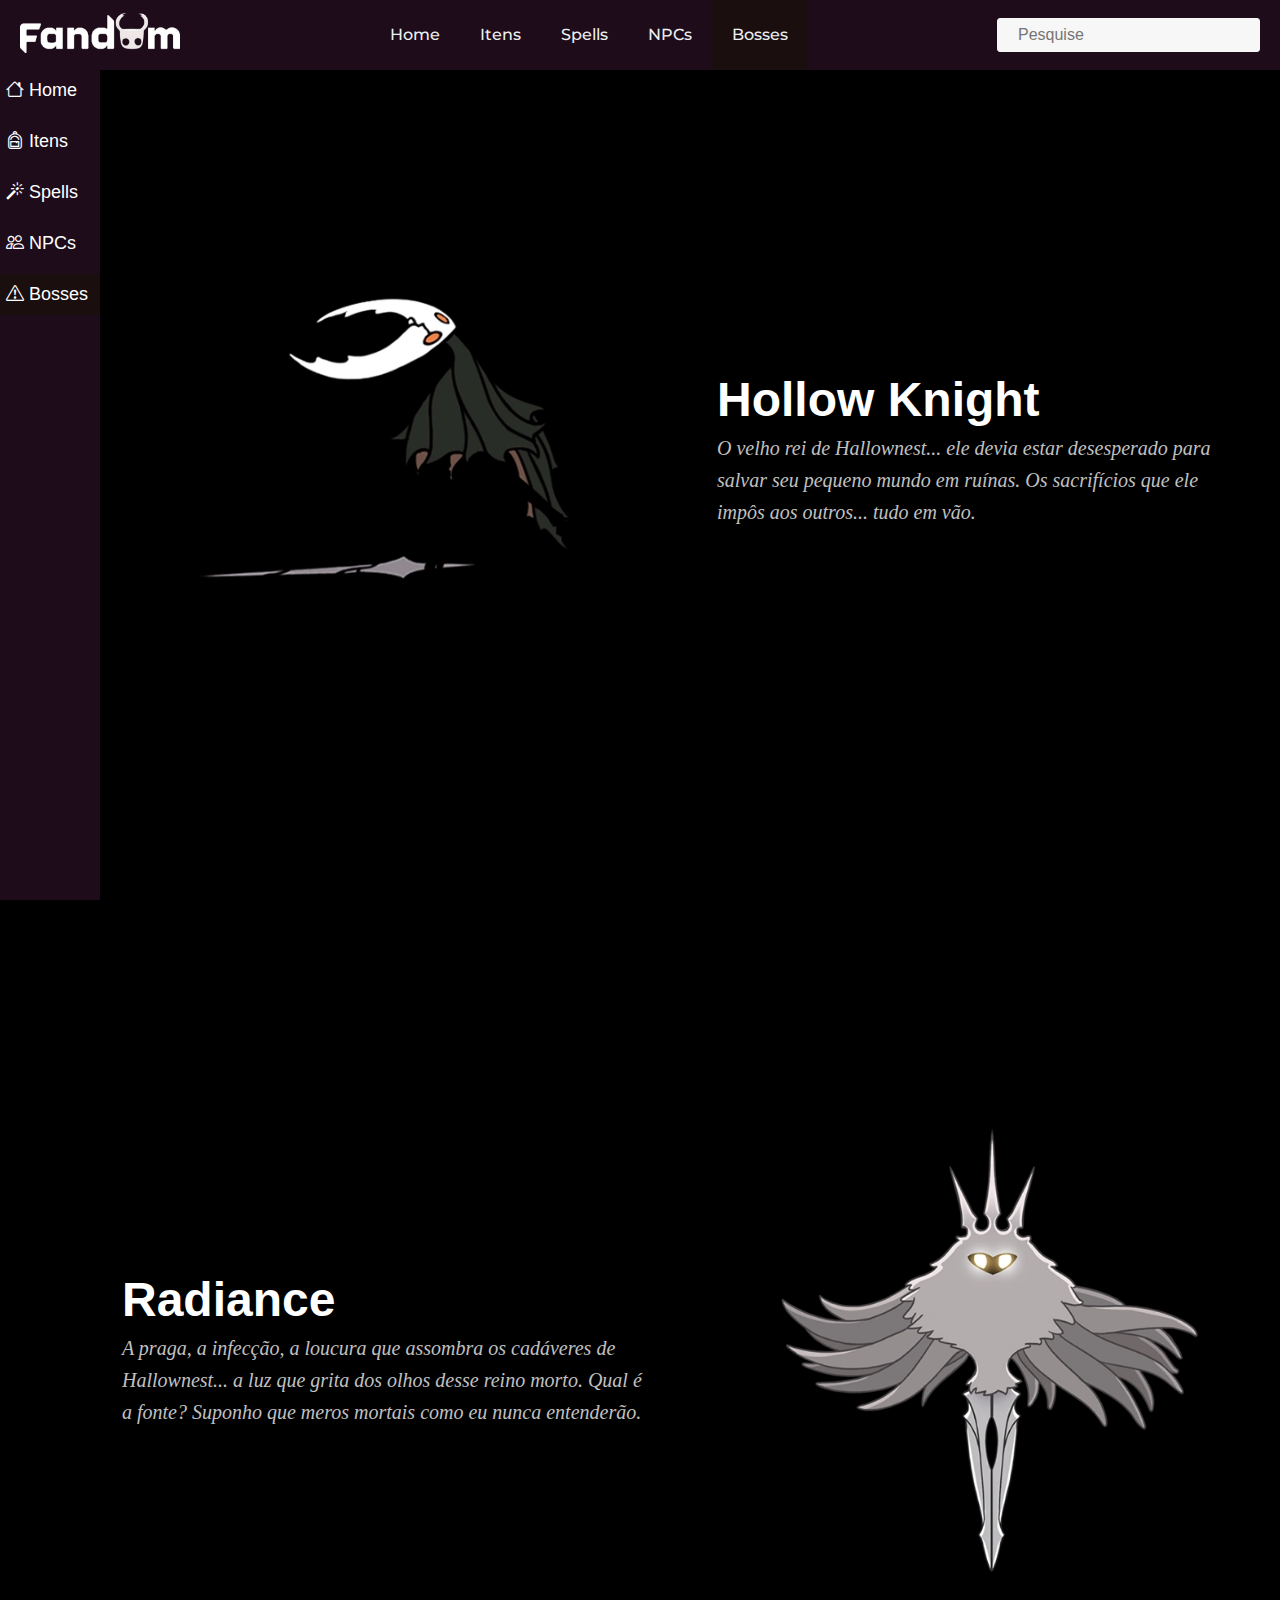
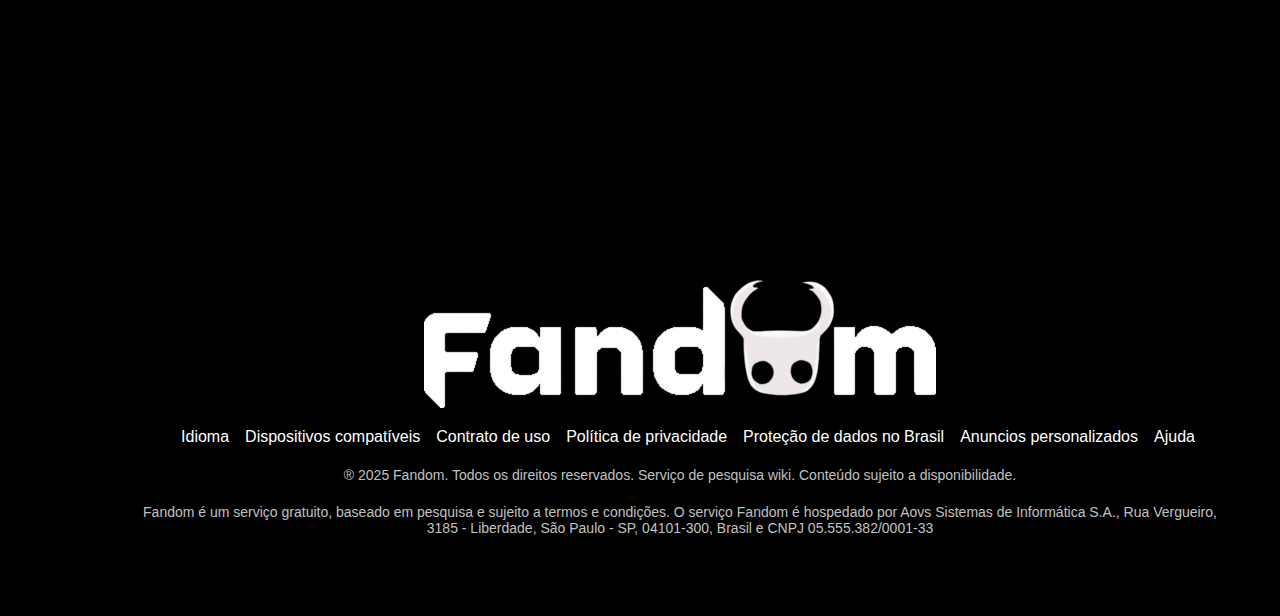
<file: bosses.html>
<!DOCTYPE html>
<html lang="pt-br">
  <head>
    <meta charset="UTF-8" />
    <meta name="viewport" content="width=device-width, initial-scale=1.0" />
    <title>Fandom</title>
    <meta name="author" content="Cauã Santos" />
    <meta name="description" content="Aula 02" />
    <link rel="stylesheet" href="styles/styles.css" />
    <link rel="icon" href="images/logohollow.png" />
  </head>
  <body>
    <div id="container">
      <div class="header_container">
        <header>
          <div class="logo_container">
            <a href="index.html">
              <img class="logo" src="images/fandomheader.png" alt="Fandom" />
            </a>
          </div>
          <div class="nav_container">
            <nav>
              <ul class="nav__list">
                <li><a href="index.html">Home</a></li>
                <li><a href="itens.html">Itens</a></li>
                <li><a href="spells.html">Spells</a></li>
                <li><a href="npcs.html">NPCs</a></li>
                <li><a class="active" href="bosses.html">Bosses</a></li>
              </ul>
            </nav>
          </div>
          <div class="pesquisa_container">
            <input
              type="text"
              class="pesquisa"
              placeholder="Pesquise"
              value=""
            />
          </div>
        </header>
      </div>
      <div class="content">
        <!-- Barra de navegação lateral -->
        <div class="sidebar">
          <nav>
            <ul class="sidebar__list">
              <li>
                <a href="index.html"><i class="bi bi-house"></i> Home</a>
              </li>
              <li>
                <a href="itens.html"><i class="bi bi-backpack"></i> Itens</a>
              </li>
              <li>
                <a href="spells.html"><i class="bi bi-magic"></i> Spells</a>
              </li>
              <li>
                <a href="npcs.html"><i class="bi bi-people"></i> NPCs</a>
              </li>
              <li>
                <a class="active" href="bosses.html"
                  ><i class="bi bi-exclamation-triangle"></i> Bosses</a
                >
              </li>
            </ul>
          </nav>
        </div>
        <main class="main-content">
          <section class="section secondary">
            <img
              src="images/hollow_knight.png"
              alt="Hollow Knight"
              class="section__imagem"
            />
            <div class="section__div">
              <h2 class="titulo__section">Hollow Knight</h2>
              <p class="para__boss">
                O velho rei de Hallownest... ele devia estar desesperado para
                salvar seu pequeno mundo em ruínas. Os sacrifícios que ele impôs
                aos outros... tudo em vão.
              </p>
            </div>
          </section>

          <section class="section secondary">
            <div class="section__div">
              <h2 class="titulo__section">Radiance</h2>
              <p class="para__boss">
                A praga, a infecção, a loucura que assombra os cadáveres de
                Hallownest... a luz que grita dos olhos desse reino morto. Qual
                é a fonte? Suponho que meros mortais como eu nunca entenderão.
              </p>
            </div>
            <img
              src="images/radiance.png"
              alt="Radiance"
              class="section__imagem"
            />
          </section>
        </main>
      </div>
      <footer class="rodape">
        <img src="images/fandomheader.png" alt="Fandom" class="rodape__logo" />
        <ul class="rodape__list">
          <li class="list__link">
            <a href="#">Idioma</a>
          </li>
          <li class="list__link">
            <a href="#">Dispositivos compatíveis</a>
          </li>
          <li class="list__link">
            <a href="#">Contrato de uso</a>
          </li>
          <li class="list__link">
            <a href="#">Política de privacidade</a>
          </li>
          <li class="list__link">
            <a href="#">Proteção de dados no Brasil</a>
          </li>
          <li class="list__link">
            <a href="#">Anuncios personalizados</a>
          </li>
          <li class="list__link">
            <a href="#">Ajuda</a>
          </li>
        </ul>
        <p class="rodape__text">
          ® 2025 Fandom. Todos os direitos reservados. Serviço de pesquisa wiki.
          Conteúdo sujeito a disponibilidade.
        </p>
        <p class="rodape__text">
          Fandom é um serviço gratuito, baseado em pesquisa e sujeito a termos e
          condições. O serviço Fandom é hospedado por Aovs Sistemas de
          Informática S.A., Rua Vergueiro, 3185 - Liberdade, São Paulo - SP,
          04101-300, Brasil e CNPJ 05.555.382/0001-33
        </p>
      </footer>
    </div>
  </body>
</html>
</file>
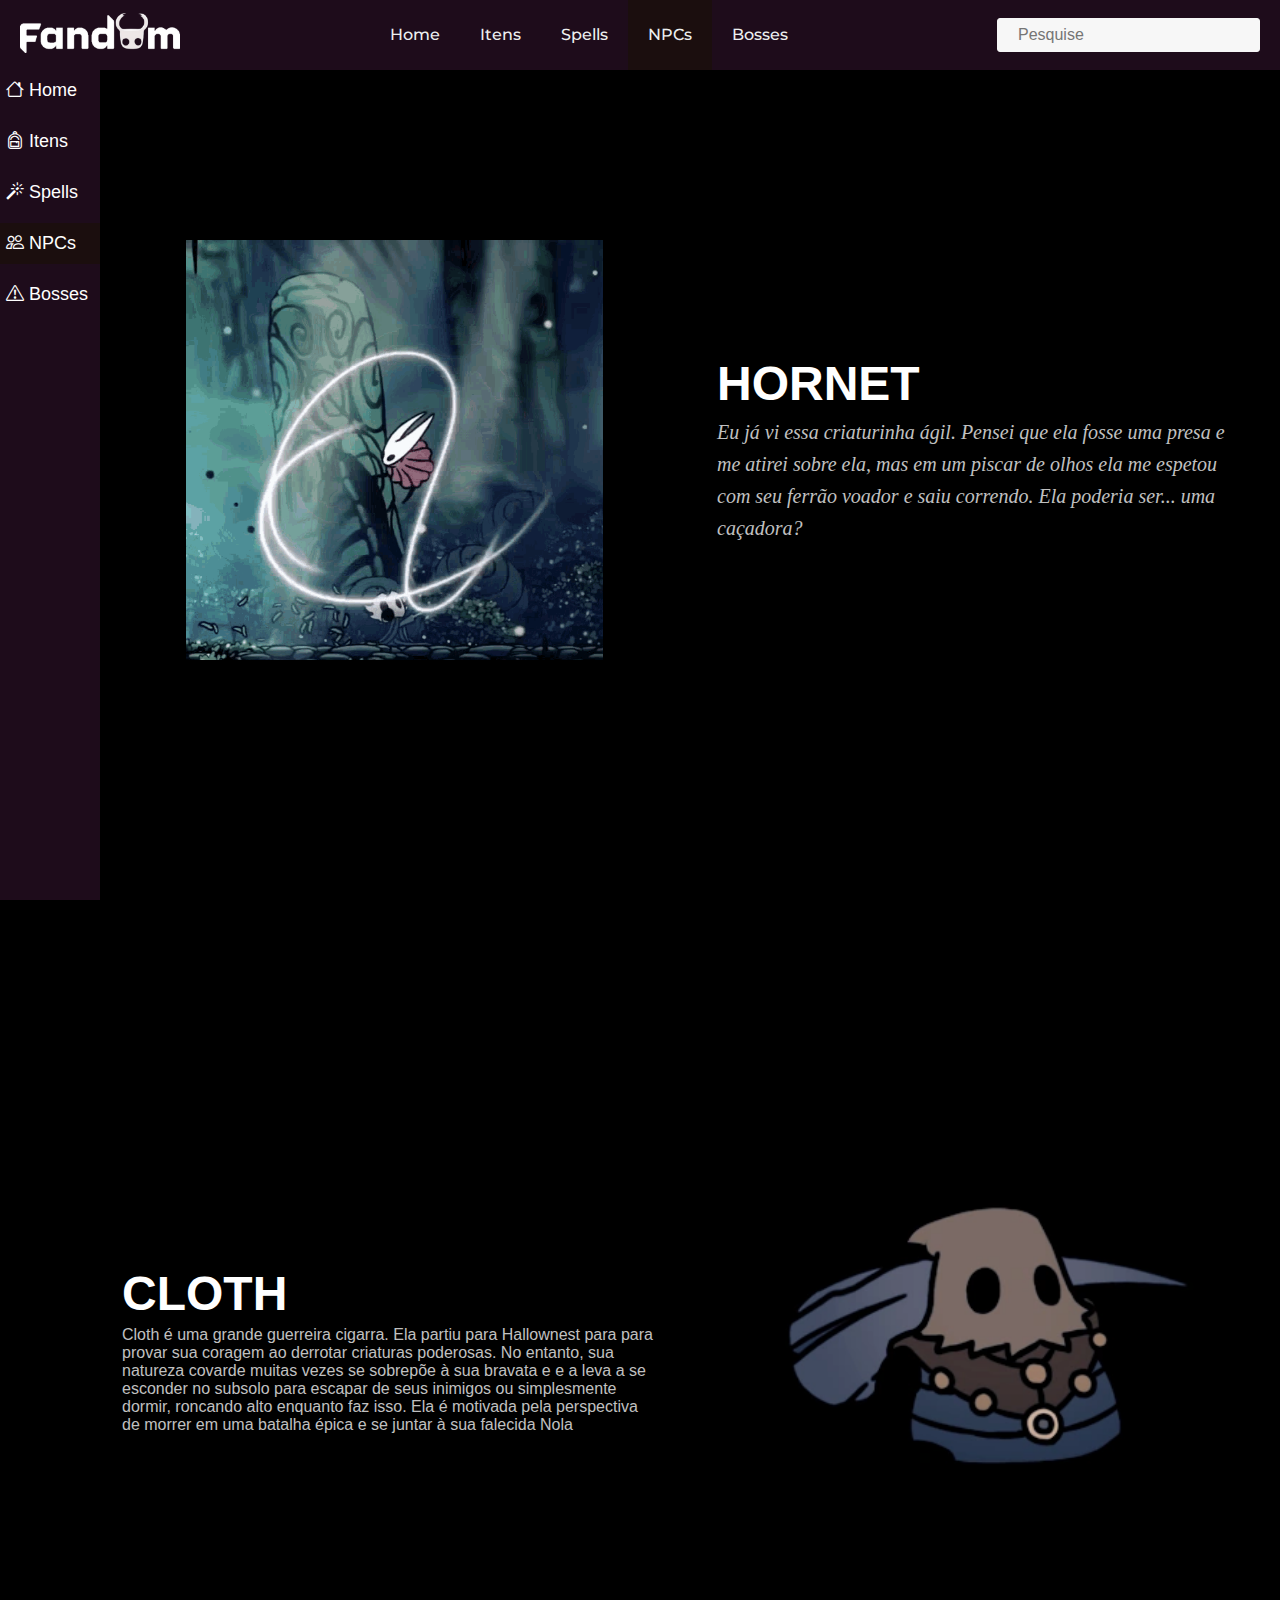
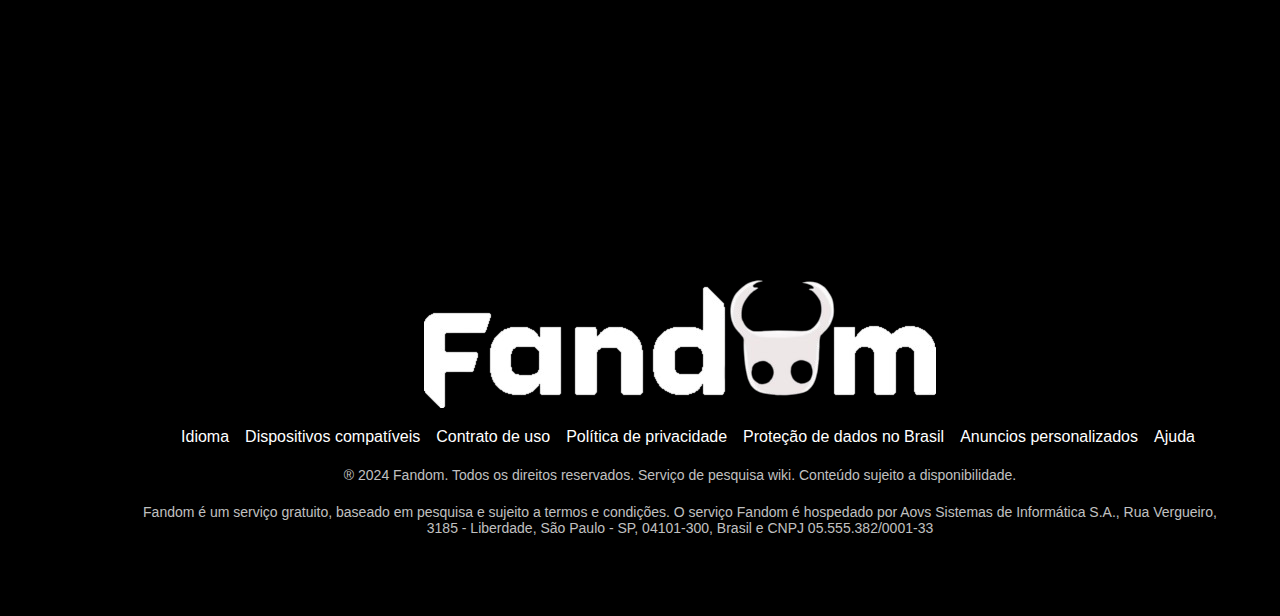
<file: npcs.html>
<!DOCTYPE html>
<html lang="pt-br">
  <head>
    <meta charset="UTF-8" />
    <meta name="viewport" content="width=device-width, initial-scale=1.0" />
    <title>Fandom</title>
    <meta name="author" content="Cauã Santos" />
    <meta name="description" content="Aula 02" />
    <link rel="stylesheet" href="styles/styles.css" />
    <link rel="icon" href="images/logohollow.png" />
  </head>
  <body>
    <div id="container">
      <div class="header_container">
        <header>
          <div class="logo_container">
            <a href="index.html">
              <img class="logo" src="images/fandomheader.png" alt="Fandom" />
            </a>
          </div>
          <div class="nav_container">
            <nav>
              <ul class="nav__list">
                <li><a href="index.html">Home</a></li>
                <li><a href="itens.html">Itens</a></li>
                <li><a href="spells.html">Spells</a></li>
                <li><a class="active" href="npcs.html">NPCs</a></li>
                <li><a href="bosses.html">Bosses</a></li>
              </ul>
            </nav>
          </div>
          <div class="pesquisa_container">
            <input
              type="text"
              class="pesquisa"
              placeholder="Pesquise"
              value=""
            />
          </div>
        </header>
      </div>
      <div class="content">
        <!-- Barra de navegação lateral -->
        <div class="sidebar">
          <nav>
            <ul class="sidebar__list">
              <li>
                <a href="index.html"><i class="bi bi-house"></i> Home</a>
              </li>
              <li>
                <a href="itens.html"><i class="bi bi-backpack"></i> Itens</a>
              </li>
              <li>
                <a href="spells.html"><i class="bi bi-magic"></i> Spells</a>
              </li>
              <li>
                <a class="active" href="npcs.html"
                  ><i class="bi bi-people"></i> NPCs</a
                >
              </li>
              <li>
                <a href="bosses.html"
                  ><i class="bi bi-exclamation-triangle"></i> Bosses</a
                >
              </li>
            </ul>
          </nav>
        </div>
        <main class="main-content">
          <section class="section secondary">
            <img src="images/hornet.gif" alt="Hornet" class="section__imagem" />
            <div class="section__div">
              <h2 class="titulo__section">HORNET</h2>
              <p class="para__boss">
                Eu já vi essa criaturinha ágil. Pensei que ela fosse uma presa e
                me atirei sobre ela, mas em um piscar de olhos ela me espetou
                com seu ferrão voador e saiu correndo. Ela poderia ser... uma
                caçadora?
              </p>
            </div>
          </section>

          <section class="section secondary">
            <div class="section__div">
              <h2 class="titulo__section">CLOTH</h2>
              <p class="para__section">
                Cloth é uma grande guerreira cigarra. Ela partiu para Hallownest
                para para provar sua coragem ao derrotar criaturas poderosas. No
                entanto, sua natureza covarde muitas vezes se sobrepõe à sua
                bravata e e a leva a se esconder no subsolo para escapar de seus
                inimigos ou simplesmente dormir, roncando alto enquanto faz
                isso. Ela é motivada pela perspectiva de morrer em uma batalha
                épica e se juntar à sua falecida Nola
              </p>
            </div>
            <img src="images/cloth.png" alt="Cloth" class="section__imagem" />
          </section>
        </main>
      </div>
      <footer class="rodape">
        <img src="images/fandomheader.png" alt="Fandom" class="rodape__logo" />
        <ul class="rodape__list">
          <li class="list__link">
            <a href="#">Idioma</a>
          </li>
          <li class="list__link">
            <a href="#">Dispositivos compatíveis</a>
          </li>
          <li class="list__link">
            <a href="#">Contrato de uso</a>
          </li>
          <li class="list__link">
            <a href="#">Política de privacidade</a>
          </li>
          <li class="list__link">
            <a href="#">Proteção de dados no Brasil</a>
          </li>
          <li class="list__link">
            <a href="#">Anuncios personalizados</a>
          </li>
          <li class="list__link">
            <a href="#">Ajuda</a>
          </li>
        </ul>
        <p class="rodape__text">
          ® 2024 Fandom. Todos os direitos reservados. Serviço de pesquisa wiki.
          Conteúdo sujeito a disponibilidade.
        </p>
        <p class="rodape__text">
          Fandom é um serviço gratuito, baseado em pesquisa e sujeito a termos e
          condições. O serviço Fandom é hospedado por Aovs Sistemas de
          Informática S.A., Rua Vergueiro, 3185 - Liberdade, São Paulo - SP,
          04101-300, Brasil e CNPJ 05.555.382/0001-33
        </p>
      </footer>
    </div>
  </body>
</html>
</file>
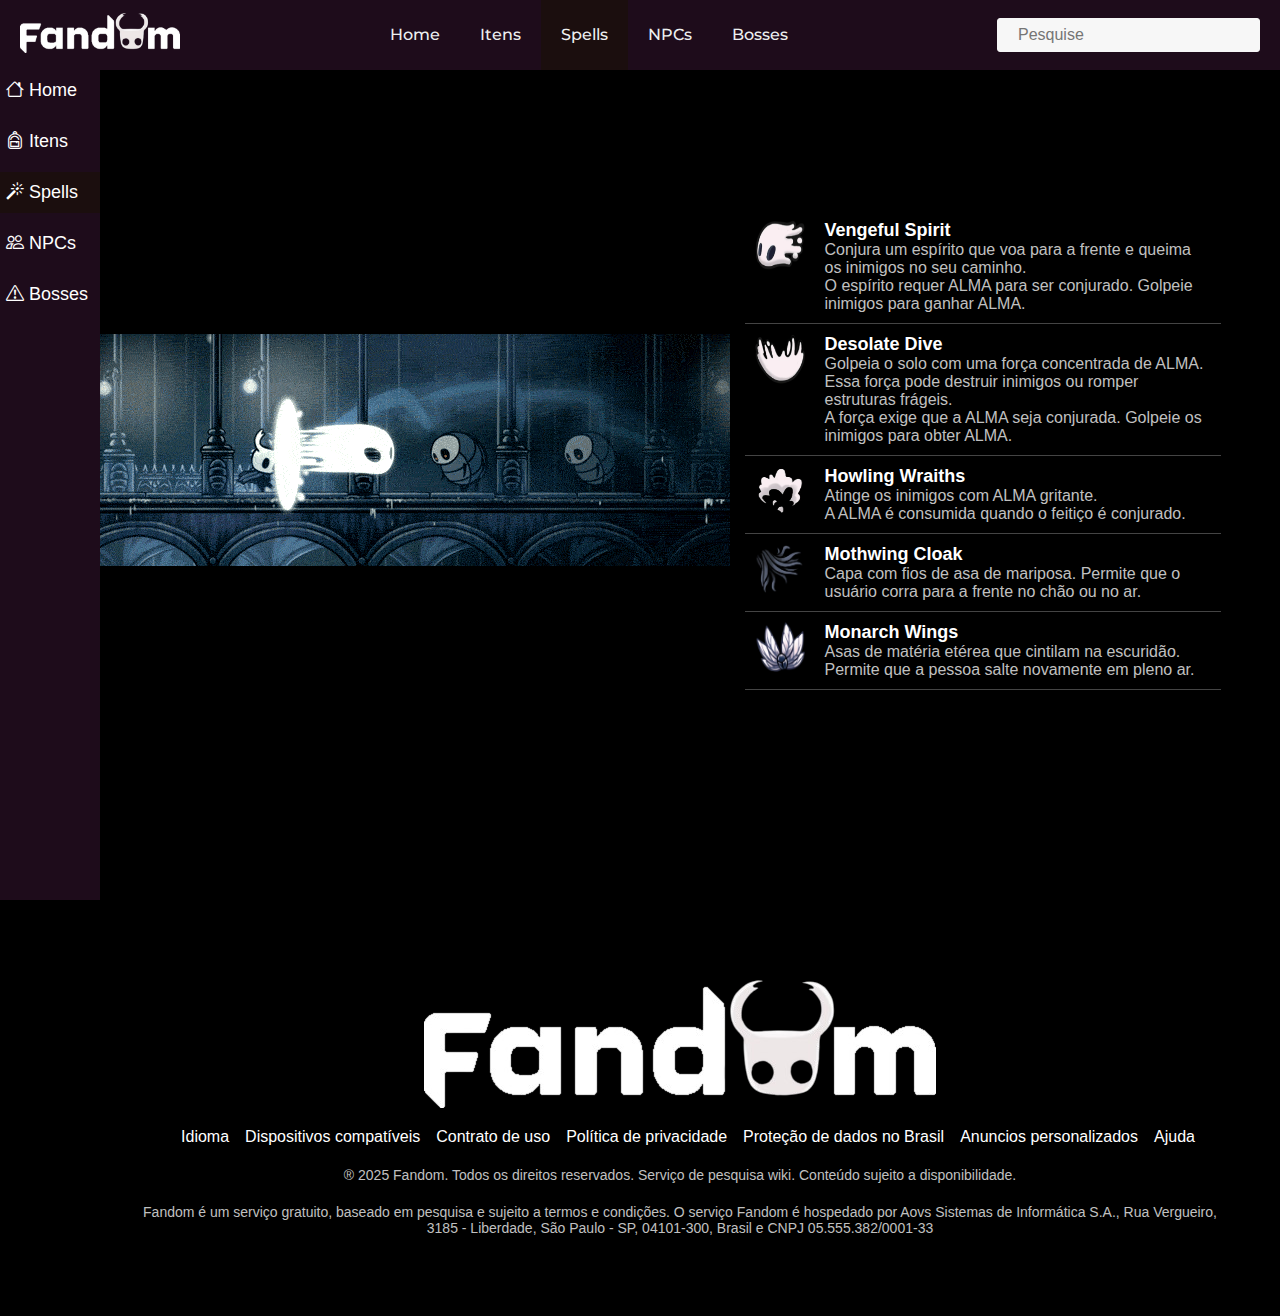
<file: spells.html>
<!DOCTYPE html>
<html lang="pt-br">
  <head>
    <meta charset="UTF-8" />
    <meta name="viewport" content="width=device-width, initial-scale=1.0" />
    <title>Fandom</title>
    <meta name="author" content="Cauã Santos" />
    <meta name="description" content="Aula 02" />
    <link rel="stylesheet" href="styles/styles.css" />
    <link rel="icon" href="images/logohollow.png" />
  </head>
  <body>
    <div id="container">
      <div class="header_container">
        <header>
          <div class="logo_container">
            <a href="index.html">
              <img class="logo" src="images/fandomheader.png" alt="Fandom" />
            </a>
          </div>
          <div class="nav_container">
            <nav>
              <ul class="nav__list">
                <li><a href="index.html">Home</a></li>
                <li><a href="itens.html">Itens</a></li>
                <li><a class="active" href="spells.html">Spells</a></li>
                <li><a href="npcs.html">NPCs</a></li>
                <li><a href="bosses.html">Bosses</a></li>
              </ul>
            </nav>
          </div>
          <div class="pesquisa_container">
            <input
              type="text"
              class="pesquisa"
              placeholder="Pesquise"
              value=""
            />
          </div>
        </header>
      </div>
      <div class="content">
        <!-- Barra de navegação lateral -->
        <div class="sidebar">
          <nav>
            <ul class="sidebar__list">
              <li>
                <a href="index.html"><i class="bi bi-house"></i> Home</a>
              </li>
              <li>
                <a href="itens.html"><i class="bi bi-backpack"></i> Itens</a>
              </li>
              <li>
                <a class="active" href="spells.html"
                  ><i class="bi bi-magic"></i> Spells</a
                >
              </li>
              <li>
                <a href="npcs.html"><i class="bi bi-people"></i> NPCs</a>
              </li>
              <li>
                <a href="bosses.html"
                  ><i class="bi bi-exclamation-triangle"></i> Bosses</a
                >
              </li>
            </ul>
          </nav>
        </div>
        <main class="main-content">
          <section class="section secondary">
            <table class="item-table">
              <tr>
                <td>
                  <img src="images/spiriticon.png" alt="Vengeful Spirit" />
                </td>
                <td>
                  <strong>Vengeful Spirit</strong><br />
                  Conjura um espírito que voa para a frente e queima os inimigos
                  no seu caminho.<br />
                  O espírito requer ALMA para ser conjurado. Golpeie inimigos
                  para ganhar ALMA.
                </td>
              </tr>
              <tr>
                <td><img src="images/diveicon.png" alt="Desolate Dive" /></td>
                <td>
                  <strong>Desolate Dive</strong><br />
                  Golpeia o solo com uma força concentrada de ALMA. Essa força
                  pode destruir inimigos ou romper estruturas frágeis.<br />
                  A força exige que a ALMA seja conjurada. Golpeie os inimigos
                  para obter ALMA.
                </td>
              </tr>
              <tr>
                <td>
                  <img src="images/wraithsicon.png" alt="Howling Wraiths" />
                </td>
                <td>
                  <strong>Howling Wraiths</strong><br />
                  Atinge os inimigos com ALMA gritante.<br />
                  A ALMA é consumida quando o feitiço é conjurado.
                </td>
              </tr>
              <tr>
                <td>
                  <img src="images/cloakicon.png" alt="Mothwing Cloak" />
                </td>
                <td>
                  <strong>Mothwing Cloak</strong><br />
                  Capa com fios de asa de mariposa. Permite que o usuário corra
                  para a frente no chão ou no ar.
                </td>
              </tr>
              <tr>
                <td><img src="images/wingsicon.png" alt="Monarch Wings" /></td>
                <td>
                  <strong>Monarch Wings</strong><br />
                  Asas de matéria etérea que cintilam na escuridão. Permite que
                  a pessoa salte novamente em pleno ar.
                </td>
              </tr>
              <img class="giftable" src="images/spell.gif" alt="" />
            </table>
          </section>
        </main>
      </div>
      <footer class="rodape">
        <img src="images/fandomheader.png" alt="Fandom" class="rodape__logo" />
        <ul class="rodape__list">
          <li class="list__link">
            <a href="#">Idioma</a>
          </li>
          <li class="list__link">
            <a href="#">Dispositivos compatíveis</a>
          </li>
          <li class="list__link">
            <a href="#">Contrato de uso</a>
          </li>
          <li class="list__link">
            <a href="#">Política de privacidade</a>
          </li>
          <li class="list__link">
            <a href="#">Proteção de dados no Brasil</a>
          </li>
          <li class="list__link">
            <a href="#">Anuncios personalizados</a>
          </li>
          <li class="list__link">
            <a href="#">Ajuda</a>
          </li>
        </ul>
        <p class="rodape__text">
          ® 2025 Fandom. Todos os direitos reservados. Serviço de pesquisa wiki.
          Conteúdo sujeito a disponibilidade.
        </p>
        <p class="rodape__text">
          Fandom é um serviço gratuito, baseado em pesquisa e sujeito a termos e
          condições. O serviço Fandom é hospedado por Aovs Sistemas de
          Informática S.A., Rua Vergueiro, 3185 - Liberdade, São Paulo - SP,
          04101-300, Brasil e CNPJ 05.555.382/0001-33
        </p>
      </footer>
    </div>
  </body>
</html>
</file>
<file: styles/styles.css>
/* Importações */
@import url("https://fonts.googleapis.com/css2?family=Montserrat:ital,wght@0,500;1,500&display=swap");
@import url("https://cdn.jsdelivr.net/npm/bootstrap-icons@1.11.3/font/bootstrap-icons.min.css");

/* Reset de estilos */
* {
  margin: 0;
  padding: 0;
  list-style: none;
  text-decoration: none;
  box-sizing: border-box;
}

/* Estilos gerais do corpo */
body {
  background-color: #000;
  font-family: Arial, Helvetica, sans-serif;
  color: #ffffff;
}

/* Container principal */
#container {
  margin: 0px auto;
  width: 100%;
}

/* Conteúdo principal */
.content {
  display: flex;
}

/* cabeçalho */
header {
  width: 100%;
  height: 70px;
  background-color: #1e0c1b;
  display: flex;
  justify-content: space-between;
  align-items: center;
  padding: 0 20px;
  position: fixed;
}

.logo {
  cursor: pointer;
  width: 160px;
  height: 40px;
}

/* Navegação */
.nav_container {
  display: flex;
  justify-content: center;
  align-items: center;
  flex-grow: 1;
}

.nav__list {
  display: flex;
}

.nav__list li {
  list-style: none;
}

.nav__list li a {
  font-family: "Montserrat", sans-serif;
  font-weight: 500;
  font-size: 16px;
  color: #edf0f1;
  text-decoration: none;
  padding: 25.3px 20px;
}

.nav__list li a:hover {
  color: gray;
}

/* Campo de pesquisa */
.pesquisa {
  background-color: #f7f7f7;
  border: 1px solid #f7f7f7;
  border-radius: 3px;
  box-sizing: border-box;
  color: #000000;
  font-size: 16px;
  height: 34px;
  line-height: 1;
  padding-left: 20px;
  padding-right: 34px;
  width: 100%;
  text-rendering: auto;
}

.pesquisa_container {
  display: flex;
  align-items: center;
}

/* Rodapé */
.rodape {
  text-align: center;
  margin: 5em 3em;
  padding-left: 80px;
}

.rodape__list {
  display: flex;
  justify-content: center;
  list-style-type: none;
  margin-top: 1em;
}

.rodape__text {
  color: #c0c0c0;
  margin: 1.5em 0;
  font-size: 14px;
}

.list__link a {
  color: #ffffff;
  text-decoration: none;
  margin-left: 1em;
}

.list__link a:hover {
  color: #ff0000;
}

/* Seções */
.section__imagem {
  width: 70%;
  margin: 0 6em;
}

.secondary {
  align-items: center;
}

.titulo__section {
  font-weight: 700;
  font-size: 48px;
  color: #ffffff;
  margin-bottom: 0.1em;
}

.para__section {
  color: #c0c0c0;
}

.section {
  height: 100vh;
  display: grid;
  grid-template-columns: 50% 50%;
}

.section__div {
  padding: 2em;
}

/* Estilos específicos */
.para__boss {
  font: 500 italic 1.25rem / 2rem Perpetua, "Times New Roman", serif;
  color: #c0c0c0;
}

.tenor-gif-embed {
  padding-left: 50px;
  height: 500px;
}

/* Seção de boas-vindas */
.welcome {
  display: flex;
  align-items: center;
  justify-content: center;
  padding: 50px;
  background-color: #1e0c1b;
}

.welcome__content {
  text-align: center;
  color: #ffffff;
}

.welcome__content h1 {
  font-size: 48px;
  margin-bottom: 20px;
}

.welcome__content p {
  font-size: 24px;
}

.welcome__image {
  width: 50%;
  margin-left: 20px;
}

/* Links das seções */
.section__link {
  display: inline-block;
  margin-top: 10px;
  padding: 10px 20px;
  background-color: #ff0000;
  color: #ffffff;
  text-decoration: none;
  border-radius: 5px;
}

.section__link:hover {
  background-color: #cc0000;
}

/* Link ativo */
.active {
  background-color: #1b0e0e;
}

/* Barra de navegação lateral */
.sidebar {
  width: 100px;
  background-color: #1e0c1b;
  position: fixed;
  top: 70px; /* Altura do cabeçalho */
  bottom: 0;
  left: 0;
  overflow-y: auto;
}

.sidebar__list {
  list-style-type: none;
  padding: 0px;
}

.sidebar__list li {
  margin-bottom: 10px;
}

.sidebar__list li a {
  color: #ffffff;
  text-decoration: none;
  font-size: 18px;
  display: block;
  padding: 10px 6px;
}

.sidebar__list li a:hover {
  color: gray;
  background-color: #1b0e0e;
}

.main-content {
  margin-left: 90px; /* Largura da barra lateral + margem */
  padding: 0px;
  flex-grow: 1;
}

/* Editar tabela */

table .giftable {
  padding-left: 130px;
}

.item-table {
  width: 80%;
  margin: 20px auto;
  border-collapse: collapse;
}

.item-table tr {
  border-bottom: 1px solid #444;
}

.item-table td {
  padding: 10px;
  vertical-align: top;
  color: #c0c0c0;
}

.item-table img {
  width: 50px;
  height: 50px;
}

.item-table strong {
  font-size: 18px;
  color: #ffffff;
}

.footer__tabela {
  margin: 0 auto;
  width: 80%;
  justify-items: center;
}

.tfoot_link {
  color: #a83232;
  text-decoration: none;
}

.tfoot_link:hover {
  color: #ff0000;
}

thead {
  padding: ;
}
</file>
